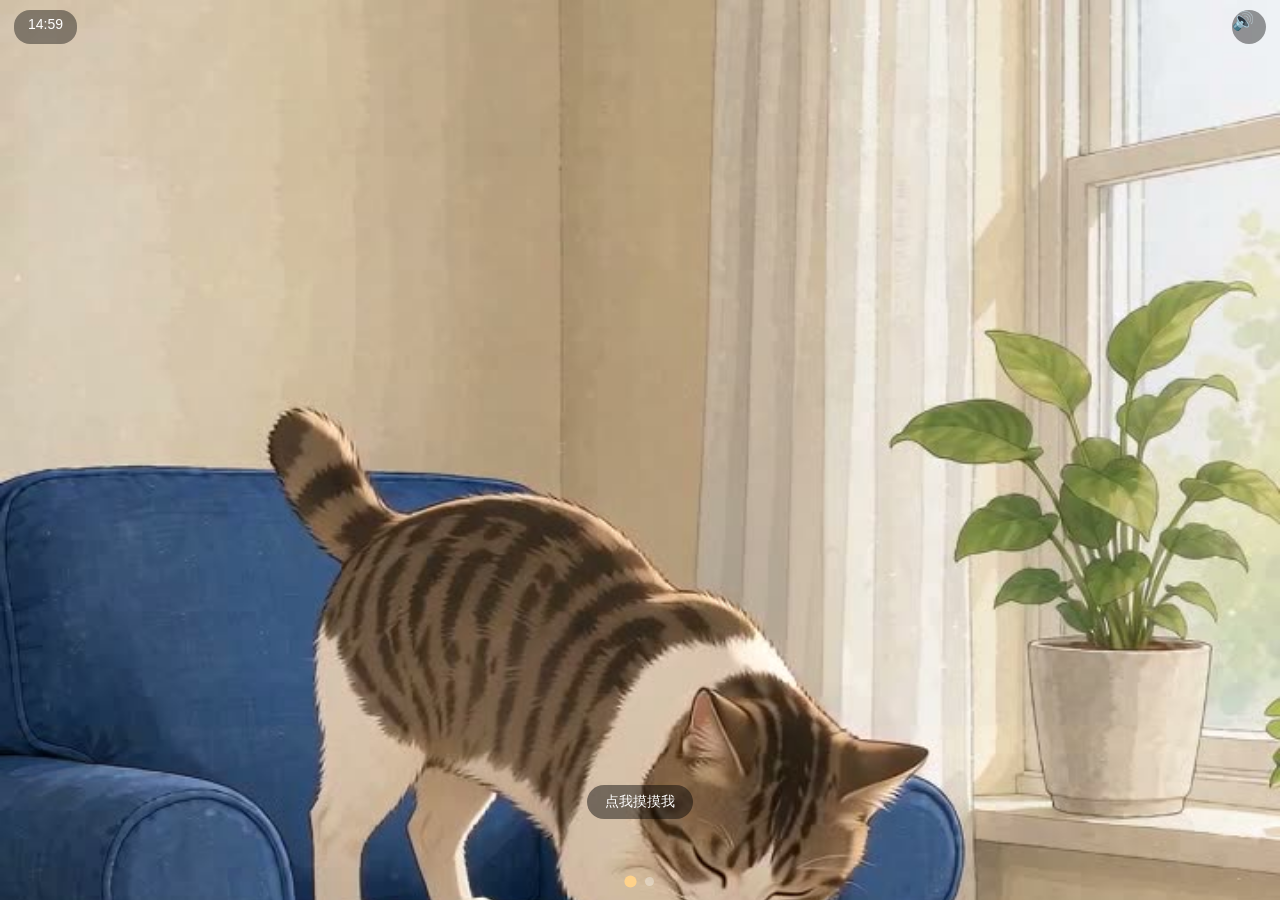
<file: index.html>
<!DOCTYPE html>
<html lang="zh-CN">
<head>
  <meta charset="UTF-8">
  <meta name="viewport" content="width=device-width, initial-scale=1.0, maximum-scale=1.0, user-scalable=no, viewport-fit=cover">
  <meta name="theme-color" content="#1a1420">
  <title>一刻猫咪</title>
  <link rel="stylesheet" href="css/style.css?v=3">
</head>
<body>
  <div id="stage">
    <!-- 猫咪视频/占位 -->
    <div id="catWrap">
      <video id="catVideo" playsinline muted autoplay loop></video>
      <div id="catPlaceholder"><span class="fallback">🐱</span></div>
      <div id="touchHint">点我摸摸我</div>
    </div>

    <!-- 触屏特效层 -->
    <div id="fxLayer"></div>

    <!-- 顶部信息 -->
    <div id="topBar">
      <div id="timer">15:00</div>
      <div id="muteBtn">🔊</div>
    </div>

    <!-- 猫咪切换指示点 -->
    <div id="catDots"></div>
  </div>

  <!-- 25 分钟结束遮罩 -->
  <div id="endOverlay" class="hidden">
    <div class="panel">
      <div class="emoji">😿</div>
      <h1>一刻结束啦</h1>
      <p>15 分钟互动时间结束</p>
      <button id="renewBtn">续时功能即将上线</button>
      <button id="restartBtn" class="ghost">再玩一次</button>
    </div>
  </div>

  <script src="js/app.js?v=3"></script>
</body>
</html>
</file>
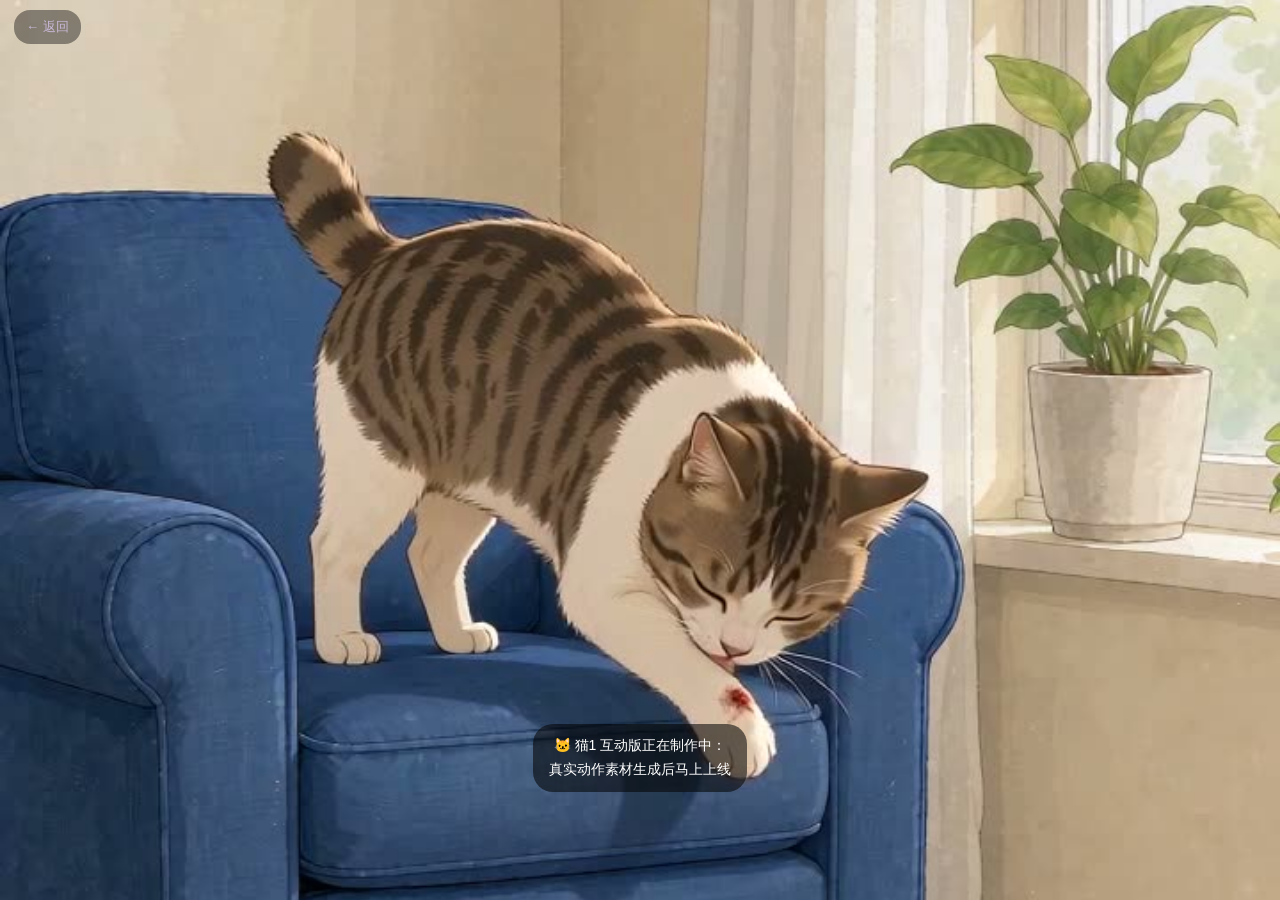
<file: cat1-demo.html>
<!DOCTYPE html>
<html lang="zh-CN">
<head>
  <meta charset="UTF-8">
  <meta name="viewport" content="width=device-width, initial-scale=1.0, maximum-scale=1.0, user-scalable=no, viewport-fit=cover">
  <meta name="theme-color" content="#1a1420">
  <title>猫1 · 互动版（制作中）</title>
  <style>
    * { margin: 0; padding: 0; box-sizing: border-box; -webkit-tap-highlight-color: transparent; }
    html, body { width: 100%; height: 100%; overflow: hidden; }
    body {
      font-family: "PingFang SC", "Microsoft YaHei", sans-serif;
      background: #1a1420; color: #fff; user-select: none;
    }
    #stage { position: relative; width: 100%; height: 100vh; overflow: hidden; }
    @supports (height: 100dvh) { #stage { height: 100dvh; } }
    #bg {
      position: absolute; inset: 0; width: 100%; height: 100%;
      object-fit: cover; animation: kenburns 12s ease-in-out infinite alternate;
    }
    @keyframes kenburns { from { transform: scale(1); } to { transform: scale(1.06); } }
    #note {
      position: absolute; bottom: 12%; left: 50%; transform: translateX(-50%);
      z-index: 5; max-width: 82%; text-align: center;
      padding: 10px 16px; border-radius: 20px; background: rgba(0,0,0,.55);
      font-size: 14px; line-height: 1.7;
    }
    #back {
      position: absolute; top: calc(10px + env(safe-area-inset-top)); left: 14px; z-index: 6;
      color: #c9b8d8; text-decoration: none; font-size: 13px;
      background: rgba(0,0,0,.4); padding: 8px 12px; border-radius: 16px;
    }
  </style>
</head>
<body>
  <div id="stage">
    <img id="bg" src="assets/img/cat1.jpg" alt="猫1">
    <div id="note">🐱 猫1 互动版正在制作中：<br>真实动作素材生成后马上上线</div>
    <a id="back" href="index.html">← 返回</a>
  </div>
</body>
</html>
</file>
<file: css/style.css>
* { margin: 0; padding: 0; box-sizing: border-box; -webkit-tap-highlight-color: transparent; }
html, body { width: 100%; height: 100%; overflow: hidden; }
body {
  font-family: "PingFang SC", "Microsoft YaHei", sans-serif;
  background: radial-gradient(circle at 50% 30%, #2b2136 0%, #1a1420 70%);
  color: #fff;
  touch-action: manipulation;
  user-select: none;
}
#stage { position: relative; width: 100%; height: 100vh; overflow: hidden; }
@supports (height: 100dvh) { #stage { height: 100dvh; } }

#catWrap { position: absolute; inset: 0; display: flex; align-items: center; justify-content: center; }
#catVideo { width: 100%; height: 100%; object-fit: cover; transition: opacity .35s; }
#catVideo.switching { opacity: 0; }
#catPlaceholder {
  position: absolute; inset: 0; width: 100%; height: 100%;
  background-size: cover; background-position: center 30%;
  display: none; align-items: center; justify-content: center;
  animation: kenburns 14s ease-in-out infinite alternate;
}
@keyframes kenburns { from { transform: scale(1); } to { transform: scale(1.07); } }
#catPlaceholder .fallback {
  font-size: 110px; filter: drop-shadow(0 10px 30px rgba(0,0,0,.5));
  animation: float 3s ease-in-out infinite;
}
@keyframes float { 0%,100% { transform: translateY(0); } 50% { transform: translateY(-14px); } }
#touchHint {
  position: absolute; bottom: 9%; left: 50%; transform: translateX(-50%);
  padding: 8px 18px; border-radius: 20px; background: rgba(0,0,0,.45);
  font-size: 14px; animation: hintPulse 2s ease-in-out infinite;
}
@keyframes hintPulse { 0%,100% { opacity: .9; } 50% { opacity: .45; } }

#fxLayer { position: absolute; inset: 0; pointer-events: none; overflow: hidden; }
.burst {
  position: absolute; font-size: 34px; animation: burstAnim .7s ease-out forwards;
  text-shadow: 0 0 12px rgba(255,200,120,.9);
}
@keyframes burstAnim {
  0% { transform: translate(-50%,-50%) scale(.4); opacity: 1; }
  100% { transform: translate(-50%,-130%) scale(1.4); opacity: 0; }
}

#topBar {
  position: absolute; top: calc(10px + env(safe-area-inset-top)); left: 0; right: 0;
  display: flex; justify-content: space-between; padding: 0 14px; pointer-events: none;
}
#catDots {
  position: absolute; bottom: calc(14px + env(safe-area-inset-bottom)); left: 0; right: 0;
  display: flex; justify-content: center; gap: 10px; z-index: 5; pointer-events: auto;
}
#catDots .dot {
  width: 9px; height: 9px; border-radius: 50%; background: rgba(255,255,255,.35);
  transition: background .2s, transform .2s;
}
#catDots .dot.active { background: #ffd28a; transform: scale(1.35); }
#timer {
  background: rgba(0,0,0,.4); padding: 6px 14px; border-radius: 16px; font-size: 14px;
  font-variant-numeric: tabular-nums;
}
#muteBtn { pointer-events: auto; background: rgba(0,0,0,.4); border: 0; color: #fff; font-size: 18px;
  width: 34px; height: 34px; border-radius: 50%; cursor: pointer; }

#endOverlay { position: absolute; inset: 0; background: rgba(0,0,0,.78);
  display: flex; align-items: center; justify-content: center; z-index: 20; }
#endOverlay.hidden { display: none; }
.panel { text-align: center; padding: 0 30px; }
.panel .emoji { font-size: 90px; margin-bottom: 14px; }
.panel h1 { font-size: 26px; margin-bottom: 8px; }
.panel p { color: #c9b8d8; margin-bottom: 26px; font-size: 15px; }
.panel button {
  display: block; width: 230px; margin: 0 auto 12px; padding: 13px 0; border: 0;
  border-radius: 26px; font-size: 16px; background: linear-gradient(135deg,#ff9a56,#ff5e7e);
  color: #fff; cursor: pointer;
}
.panel button.ghost { background: transparent; border: 1px solid #8b7aa0; color: #c9b8d8; }
</file>
